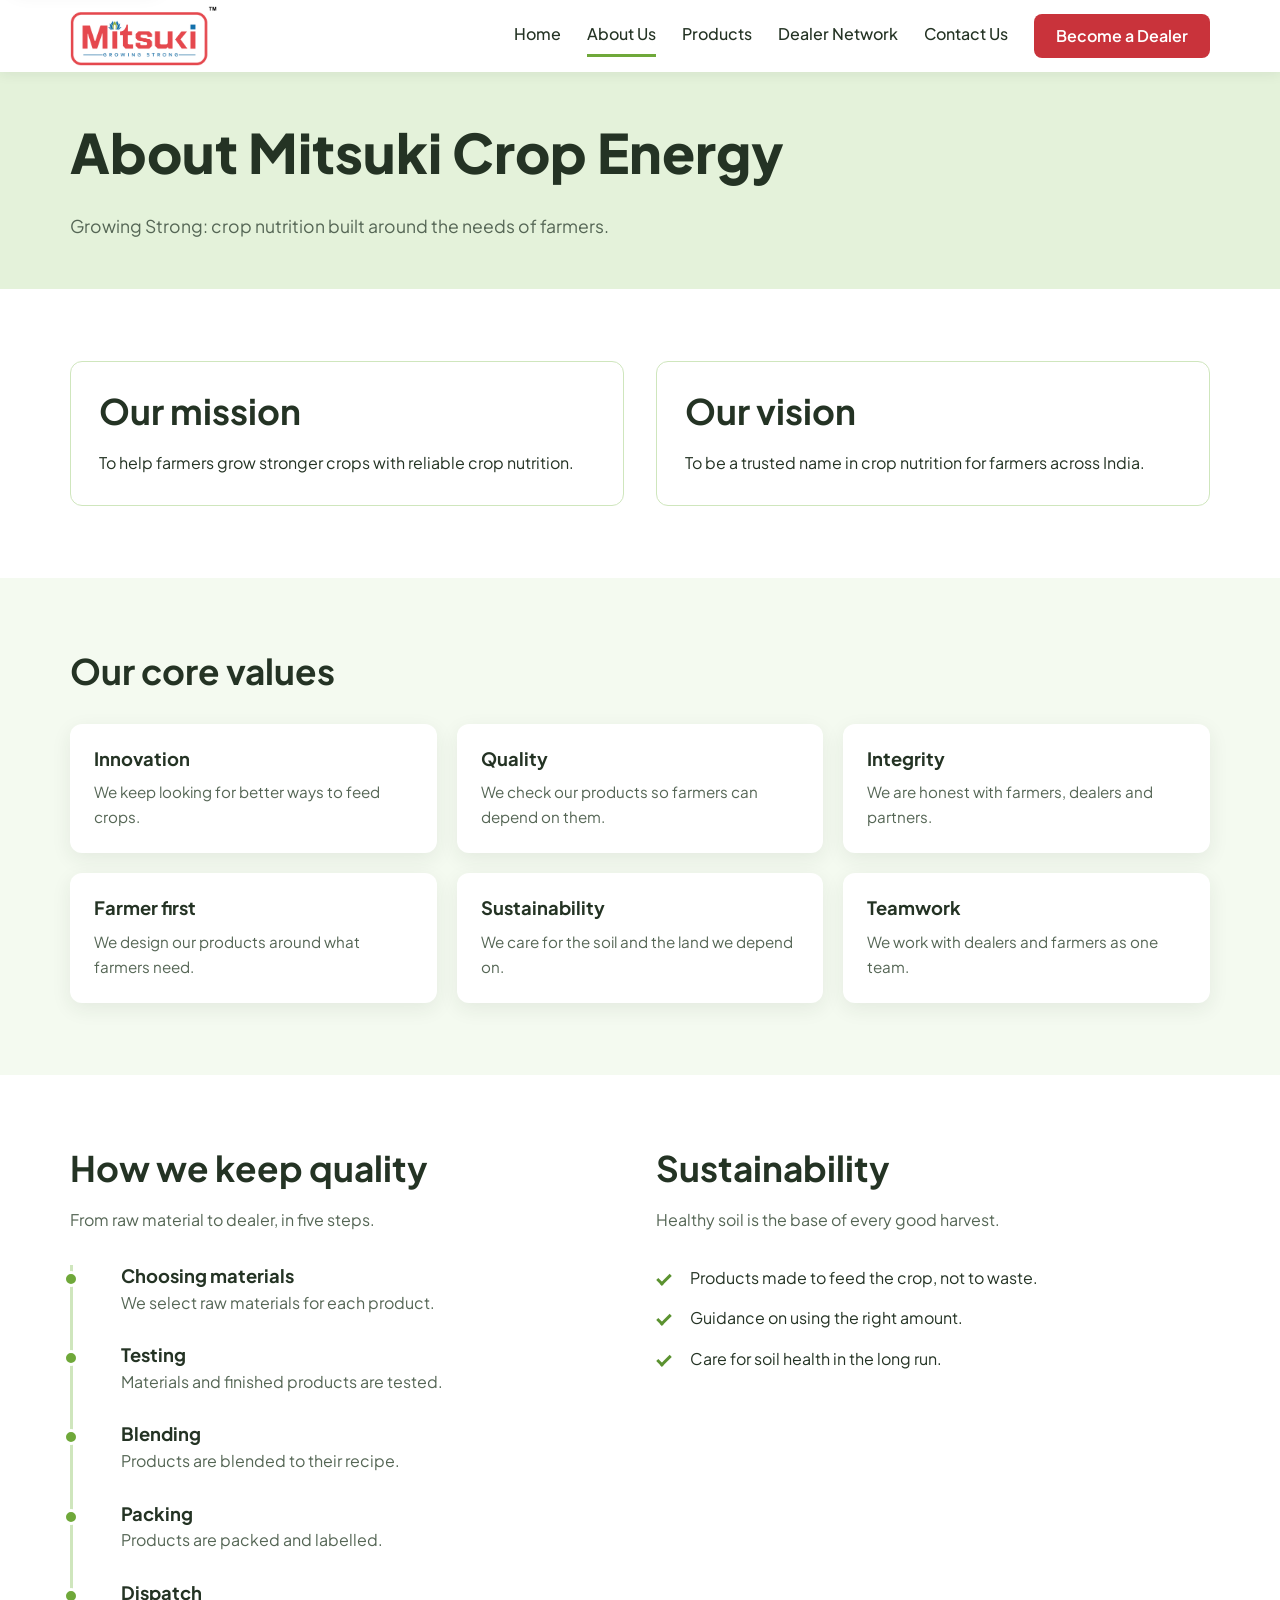
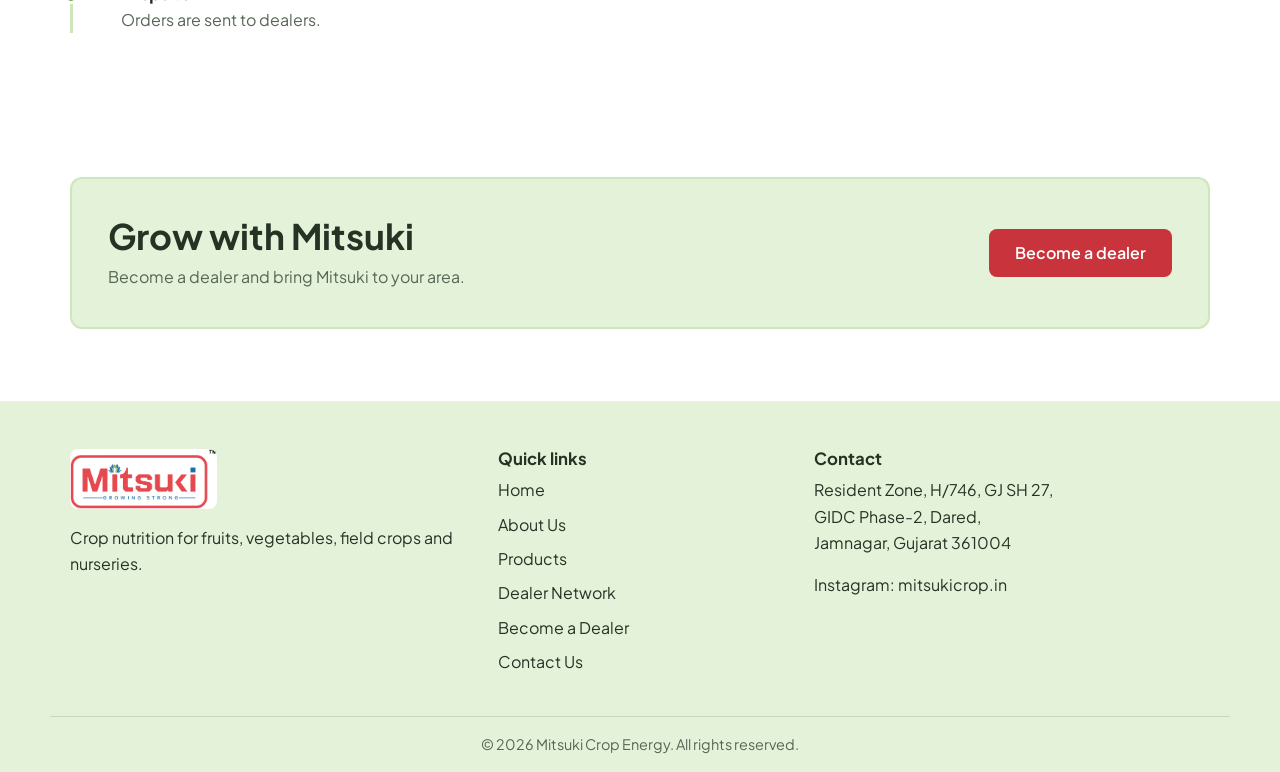
<file: about.html>
<!DOCTYPE html>
<html lang="en">
<head>
  <meta charset="UTF-8">
  <meta name="viewport" content="width=device-width, initial-scale=1">
  <title>About Us - Mitsuki Crop Energy</title>
  <meta name="description" content="Learn about Mitsuki Crop Energy: our mission, values, quality process and sustainability.">
  <meta name="theme-color" content="#e4f2da">
  <meta property="og:title" content="About Us - Mitsuki Crop Energy">
  <meta property="og:description" content="Learn about Mitsuki Crop Energy: our mission, values, quality process and sustainability.">
  <link rel="icon" href="favicon.svg" type="image/svg+xml">

  <link rel="preconnect" href="https://fonts.googleapis.com">
  <link rel="preconnect" href="https://fonts.gstatic.com" crossorigin>
  <link rel="stylesheet" href="https://fonts.googleapis.com/css2?family=Plus+Jakarta+Sans:wght@400;500;600;700;800&amp;display=swap">

  <link rel="stylesheet" href="css/base.css">
  <link rel="stylesheet" href="css/components/header.css">
  <link rel="stylesheet" href="css/components/footer.css">
  <link rel="stylesheet" href="css/components/sections.css">

  <script src="js/components/site-header.js" defer></script>
  <script src="js/components/site-footer.js" defer></script>
</head>
<body>
  <a class="skip-link" href="#main">Skip to content</a>
  <site-header></site-header>

  <main id="main">
    <section class="page-hero">
      <div class="container">
        <h1>About Mitsuki Crop Energy</h1>
        <p>Growing Strong: crop nutrition built around the needs of farmers.</p>
      </div>
    </section>

    <section class="section">
      <div class="container split">
        <div class="panel">
          <h2>Our mission</h2>
          <p>To help farmers grow stronger crops with reliable crop nutrition.</p>
        </div>
        <div class="panel">
          <h2>Our vision</h2>
          <p>To be a trusted name in crop nutrition for farmers across India.</p>
        </div>
      </div>
    </section>

    <section class="section section-light">
      <div class="container">
        <div class="section-head"><h2>Our core values</h2></div>
        <div class="values">
          <div class="value"><h3>Innovation</h3><p>We keep looking for better ways to feed crops.</p></div>
          <div class="value"><h3>Quality</h3><p>We check our products so farmers can depend on them.</p></div>
          <div class="value"><h3>Integrity</h3><p>We are honest with farmers, dealers and partners.</p></div>
          <div class="value"><h3>Farmer first</h3><p>We design our products around what farmers need.</p></div>
          <div class="value"><h3>Sustainability</h3><p>We care for the soil and the land we depend on.</p></div>
          <div class="value"><h3>Teamwork</h3><p>We work with dealers and farmers as one team.</p></div>
        </div>
      </div>
    </section>

    <section class="section">
      <div class="container split">
        <div>
          <div class="section-head">
            <h2>How we keep quality</h2>
            <p>From raw material to dealer, in five steps.</p>
          </div>
          <ol class="timeline">
          <li><h3>Choosing materials</h3><p>We select raw materials for each product.</p></li>
          <li><h3>Testing</h3><p>Materials and finished products are tested.</p></li>
          <li><h3>Blending</h3><p>Products are blended to their recipe.</p></li>
          <li><h3>Packing</h3><p>Products are packed and labelled.</p></li>
          <li><h3>Dispatch</h3><p>Orders are sent to dealers.</p></li>
          </ol>
        </div>
        <div>
          <div class="section-head">
            <h2>Sustainability</h2>
            <p>Healthy soil is the base of every good harvest.</p>
          </div>
          <ul class="tick-list">
            <li>Products made to feed the crop, not to waste.</li>
            <li>Guidance on using the right amount.</li>
            <li>Care for soil health in the long run.</li>
          </ul>
        </div>
      </div>
    </section>

    <section class="section">
      <div class="container">
        <div class="cta-banner">
          <div>
            <h2>Grow with Mitsuki</h2>
            <p>Become a dealer and bring Mitsuki to your area.</p>
          </div>
          <a class="btn btn-cta" href="become-a-dealer.html">Become a dealer</a>
        </div>
      </div>
    </section>
  </main>

  <site-footer></site-footer>
</body>
</html>
</file>
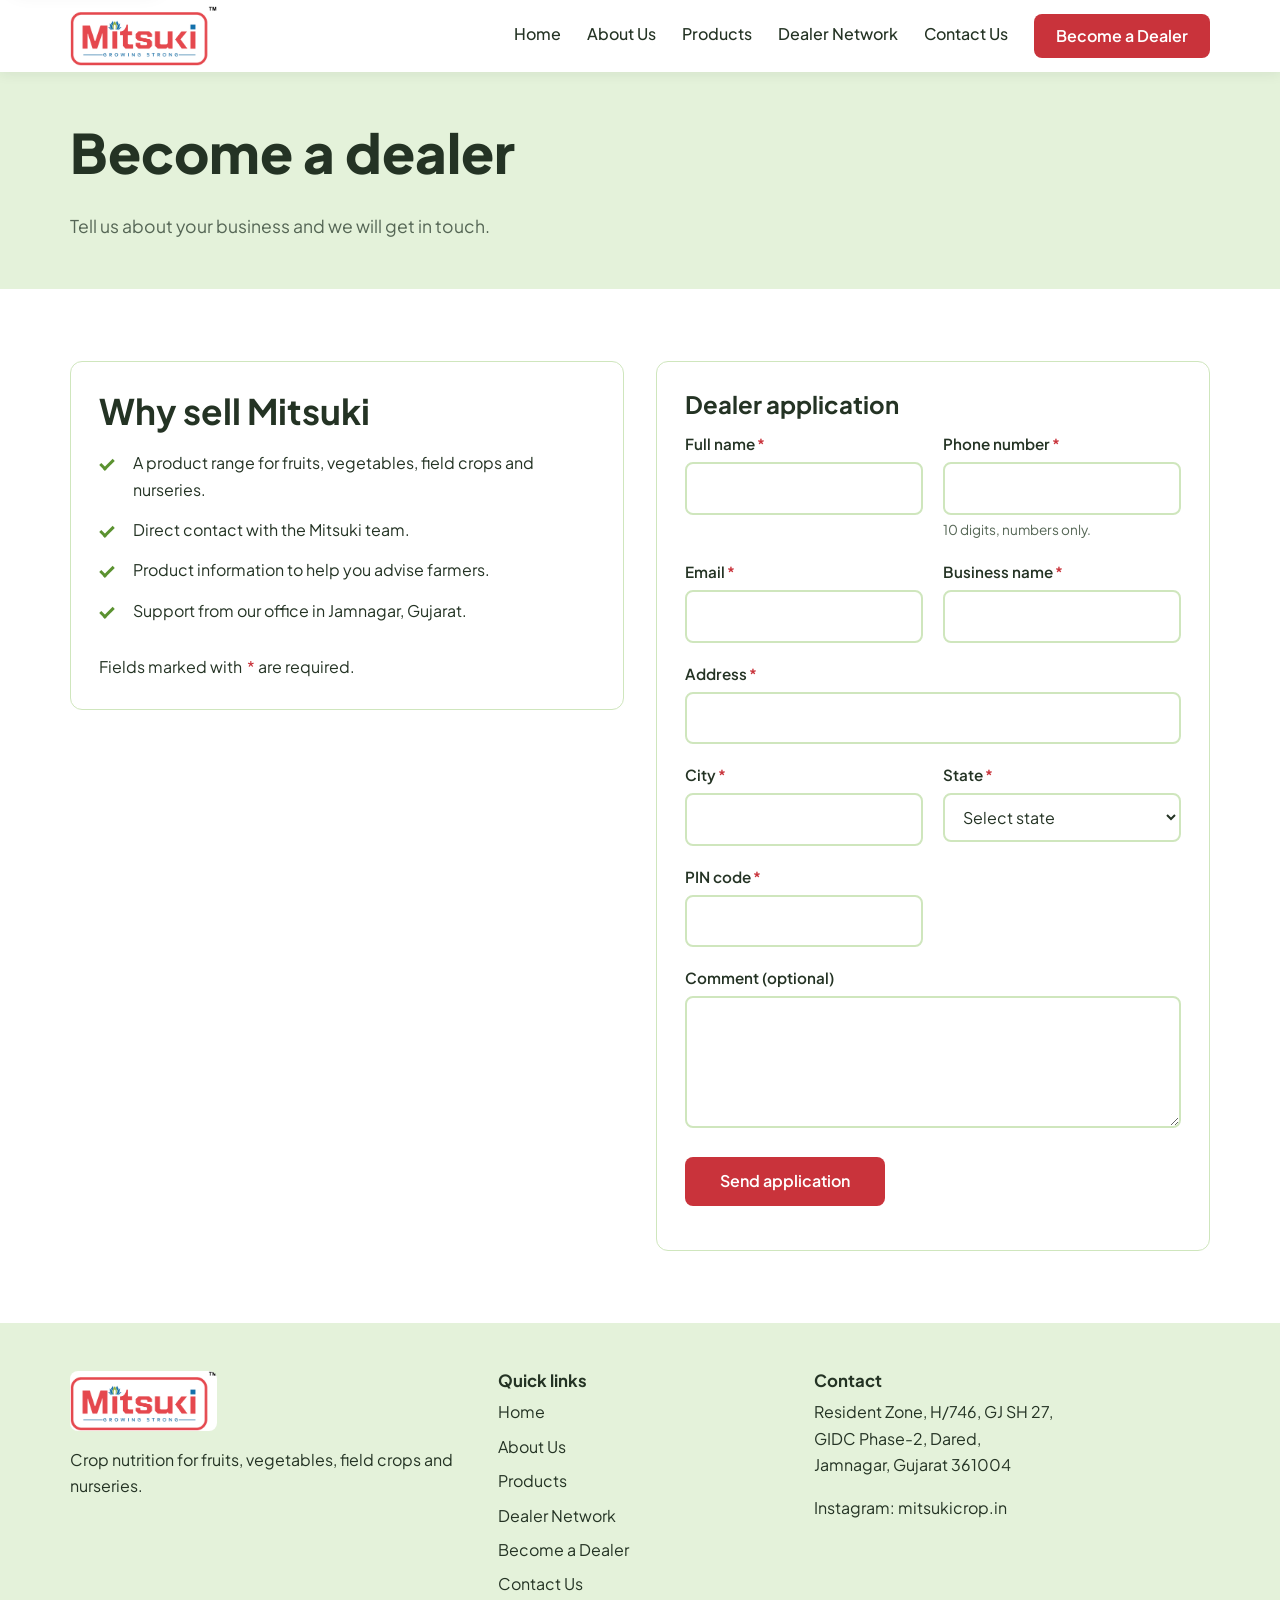
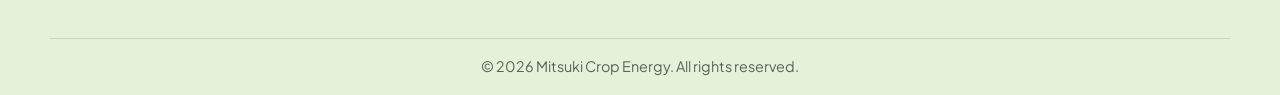
<file: become-a-dealer.html>
<!DOCTYPE html>
<html lang="en">
<head>
  <meta charset="UTF-8">
  <meta name="viewport" content="width=device-width, initial-scale=1">
  <title>Become a Dealer - Mitsuki Crop Energy</title>
  <meta name="description" content="Apply to become a Mitsuki dealer. Share your business details and we will contact you.">
  <meta name="theme-color" content="#e4f2da">
  <meta property="og:title" content="Become a Dealer - Mitsuki Crop Energy">
  <meta property="og:description" content="Apply to become a Mitsuki dealer. Share your business details and we will contact you.">
  <link rel="icon" href="favicon.svg" type="image/svg+xml">

  <link rel="preconnect" href="https://fonts.googleapis.com">
  <link rel="preconnect" href="https://fonts.gstatic.com" crossorigin>
  <link rel="stylesheet" href="https://fonts.googleapis.com/css2?family=Plus+Jakarta+Sans:wght@400;500;600;700;800&amp;display=swap">

  <link rel="stylesheet" href="css/base.css">
  <link rel="stylesheet" href="css/components/header.css">
  <link rel="stylesheet" href="css/components/footer.css">
  <link rel="stylesheet" href="css/components/sections.css">
  <link rel="stylesheet" href="css/components/forms.css">

  <script src="js/config.js" defer></script>
  <script src="js/utils.js" defer></script>
  <script src="js/data/states.js" defer></script>
  <script src="js/components/site-header.js" defer></script>
  <script src="js/components/site-footer.js" defer></script>
  <script src="js/forms.js" defer></script>
</head>
<body>
  <a class="skip-link" href="#main">Skip to content</a>
  <site-header></site-header>

  <main id="main">
    <section class="page-hero">
      <div class="container">
        <h1>Become a dealer</h1>
        <p>Tell us about your business and we will get in touch.</p>
      </div>
    </section>

    <section class="section">
      <div class="container split">
        <div class="panel">
          <h2>Why sell Mitsuki</h2>
          <ul class="tick-list">
            <li>A product range for fruits, vegetables, field crops and nurseries.</li>
            <li>Direct contact with the Mitsuki team.</li>
            <li>Product information to help you advise farmers.</li>
            <li>Support from our office in Jamnagar, Gujarat.</li>
          </ul>
          <p>Fields marked with <span class="req">*</span> are required.</p>
        </div>

        <form class="form-card" data-form="dealer" action="#">
          <h2>Dealer application</h2>
          <div class="form-grid">
        <div class="field">
          <label for="full_name">Full name<span class="req" aria-hidden="true">*</span></label>
          <input id="full_name" name="full_name" required type="text" autocomplete="name" data-msg-required="Enter your full name.">
        </div>
        <div class="field">
          <label for="phone">Phone number<span class="req" aria-hidden="true">*</span></label>
          <input id="phone" name="phone" required type="tel" inputmode="numeric" maxlength="10" pattern="[0-9]{10}" autocomplete="tel-national" data-digits data-msg-required="Enter your 10-digit phone number." data-msg-invalid="Phone number must be exactly 10 digits.">
          <p class="hint">10 digits, numbers only.</p>
        </div>
        <div class="field">
          <label for="email">Email<span class="req" aria-hidden="true">*</span></label>
          <input id="email" name="email" required type="email" autocomplete="email" data-msg-required="Enter your email address." data-msg-invalid="Enter a valid email address.">
        </div>
        <div class="field">
          <label for="business_name">Business name<span class="req" aria-hidden="true">*</span></label>
          <input id="business_name" name="business_name" required type="text" autocomplete="organization" data-msg-required="Enter your business name.">
        </div>
        <div class="field field-wide">
          <label for="address">Address<span class="req" aria-hidden="true">*</span></label>
          <input id="address" name="address" required type="text" autocomplete="street-address" data-msg-required="Enter your business address.">
        </div>
        <div class="field">
          <label for="city">City<span class="req" aria-hidden="true">*</span></label>
          <input id="city" name="city" required type="text" autocomplete="address-level2" data-msg-required="Enter your city.">
        </div>
        <div class="field">
          <label for="state">State<span class="req" aria-hidden="true">*</span></label>
          <select id="state" name="state" required data-states autocomplete="address-level1" data-msg-required="Select your state."></select>
        </div>
        <div class="field">
          <label for="pin">PIN code<span class="req" aria-hidden="true">*</span></label>
          <input id="pin" name="pin" required type="text" inputmode="numeric" maxlength="6" pattern="[0-9]{6}" autocomplete="postal-code" data-digits data-msg-required="Enter your 6-digit PIN code." data-msg-invalid="PIN code must be exactly 6 digits.">
        </div>
        <div class="field field-wide">
          <label for="comment">Comment (optional)</label>
          <textarea id="comment" name="comment" rows="4"></textarea>
        </div>
          </div>
          <div class="form-actions">
            <button class="btn btn-cta" type="submit">Send application</button>
          </div>
          <div class="form-status" role="status" aria-live="polite"></div>
        </form>
      </div>
    </section>
  </main>

  <site-footer></site-footer>
</body>
</html>
</file>
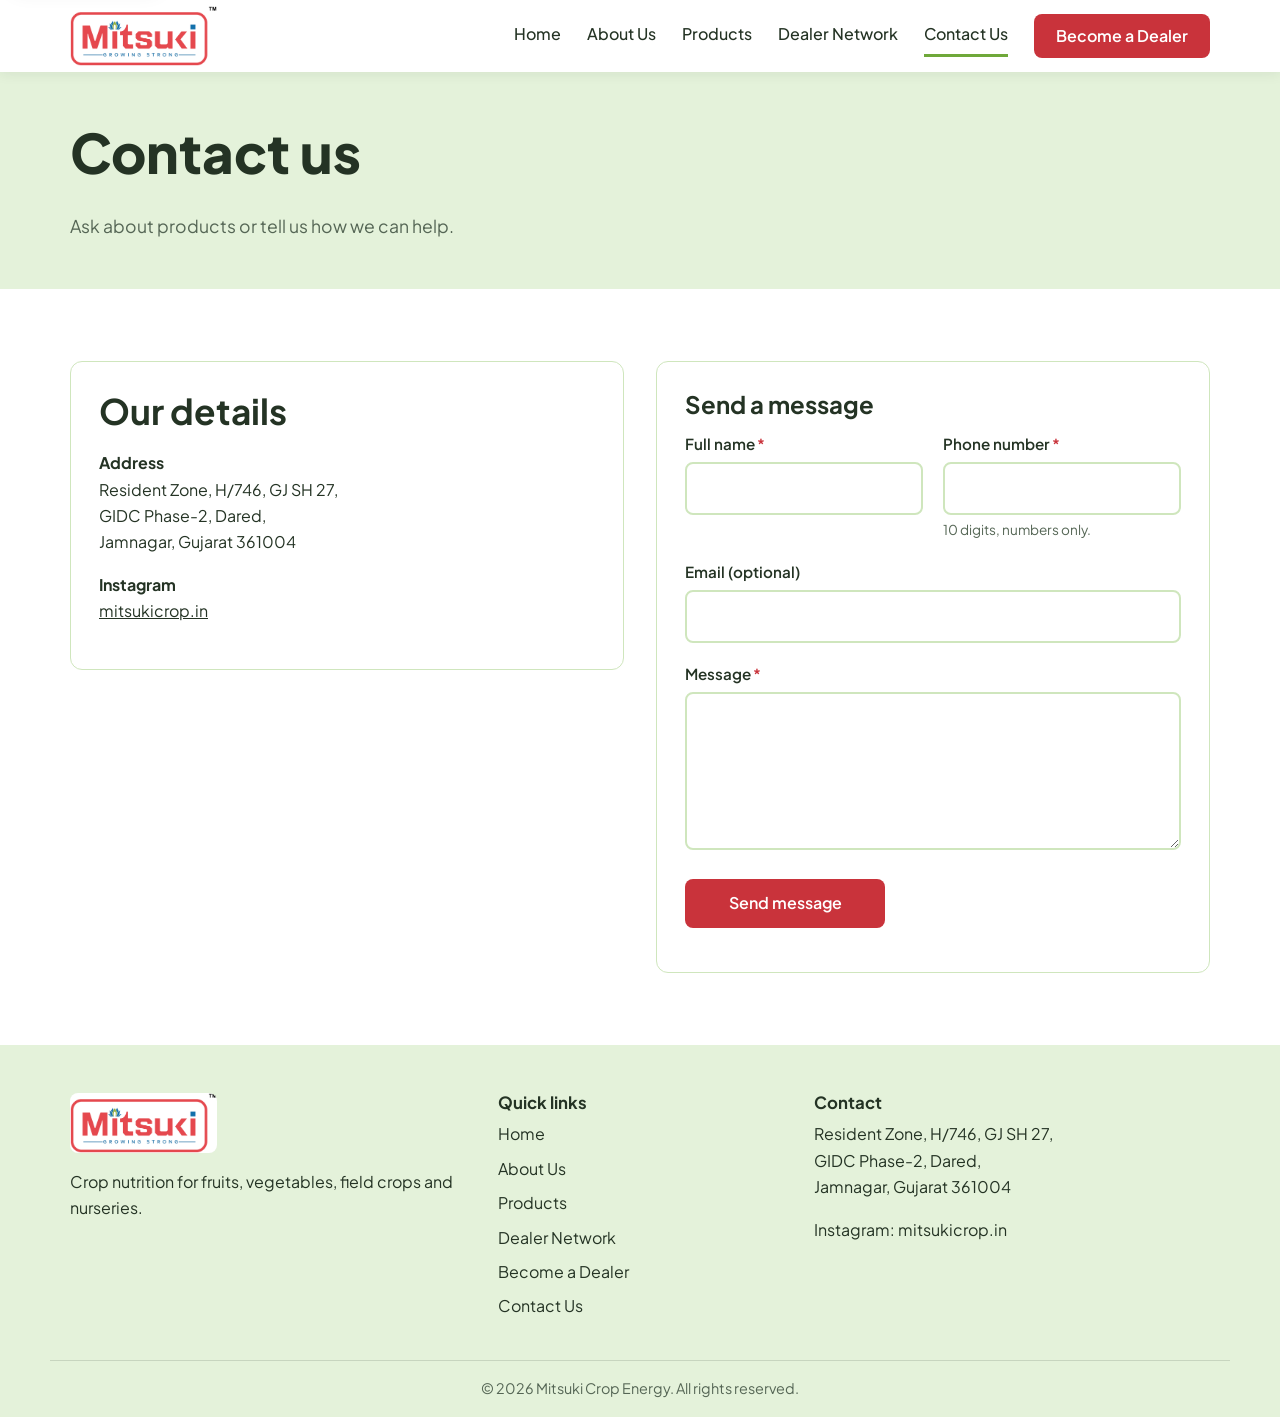
<file: contact.html>
<!DOCTYPE html>
<html lang="en">
<head>
  <meta charset="UTF-8">
  <meta name="viewport" content="width=device-width, initial-scale=1">
  <title>Contact Us - Mitsuki Crop Energy</title>
  <meta name="description" content="Contact Mitsuki Crop Energy in Jamnagar, Gujarat.">
  <meta name="theme-color" content="#e4f2da">
  <meta property="og:title" content="Contact Us - Mitsuki Crop Energy">
  <meta property="og:description" content="Contact Mitsuki Crop Energy in Jamnagar, Gujarat.">
  <link rel="icon" href="favicon.svg" type="image/svg+xml">

  <link rel="preconnect" href="https://fonts.googleapis.com">
  <link rel="preconnect" href="https://fonts.gstatic.com" crossorigin>
  <link rel="stylesheet" href="https://fonts.googleapis.com/css2?family=Plus+Jakarta+Sans:wght@400;500;600;700;800&amp;display=swap">

  <link rel="stylesheet" href="css/base.css">
  <link rel="stylesheet" href="css/components/header.css">
  <link rel="stylesheet" href="css/components/footer.css">
  <link rel="stylesheet" href="css/components/sections.css">
  <link rel="stylesheet" href="css/components/forms.css">

  <script src="js/config.js" defer></script>
  <script src="js/utils.js" defer></script>
  <script src="js/components/site-header.js" defer></script>
  <script src="js/components/site-footer.js" defer></script>
  <script src="js/forms.js" defer></script>
</head>
<body>
  <a class="skip-link" href="#main">Skip to content</a>
  <site-header></site-header>

  <main id="main">
    <section class="page-hero">
      <div class="container">
        <h1>Contact us</h1>
        <p>Ask about products or tell us how we can help.</p>
      </div>
    </section>

    <section class="section">
      <div class="container split">
        <div class="panel">
          <h2>Our details</h2>
          <ul class="contact-list">
            <li><strong>Address</strong><address>Resident Zone, H/746, GJ SH 27,<br>GIDC Phase-2, Dared,<br>Jamnagar, Gujarat 361004</address></li>
            <li><strong>Instagram</strong><a href="https://www.instagram.com/mitsukicrop.in" target="_blank" rel="noopener">mitsukicrop.in</a></li>
          </ul>
        </div>

        <form class="form-card" data-form="contact" action="#">
          <h2>Send a message</h2>
          <div class="form-grid">
        <div class="field">
          <label for="full_name">Full name<span class="req" aria-hidden="true">*</span></label>
          <input id="full_name" name="full_name" required type="text" autocomplete="name" data-msg-required="Enter your name.">
        </div>
        <div class="field">
          <label for="phone">Phone number<span class="req" aria-hidden="true">*</span></label>
          <input id="phone" name="phone" required type="tel" inputmode="numeric" maxlength="10" pattern="[0-9]{10}" autocomplete="tel-national" data-digits data-msg-required="Enter your 10-digit phone number." data-msg-invalid="Phone number must be exactly 10 digits.">
          <p class="hint">10 digits, numbers only.</p>
        </div>
        <div class="field field-wide">
          <label for="email">Email (optional)</label>
          <input id="email" name="email" type="email" autocomplete="email" data-msg-invalid="Enter a valid email address.">
        </div>
        <div class="field field-wide">
          <label for="message">Message<span class="req" aria-hidden="true">*</span></label>
          <textarea id="message" name="message" required rows="5" data-msg-required="Write your message."></textarea>
        </div>
          </div>
          <div class="form-actions">
            <button class="btn btn-cta" type="submit">Send message</button>
          </div>
          <div class="form-status" role="status" aria-live="polite"></div>
        </form>
      </div>
    </section>
  </main>

  <site-footer></site-footer>
</body>
</html>
</file>
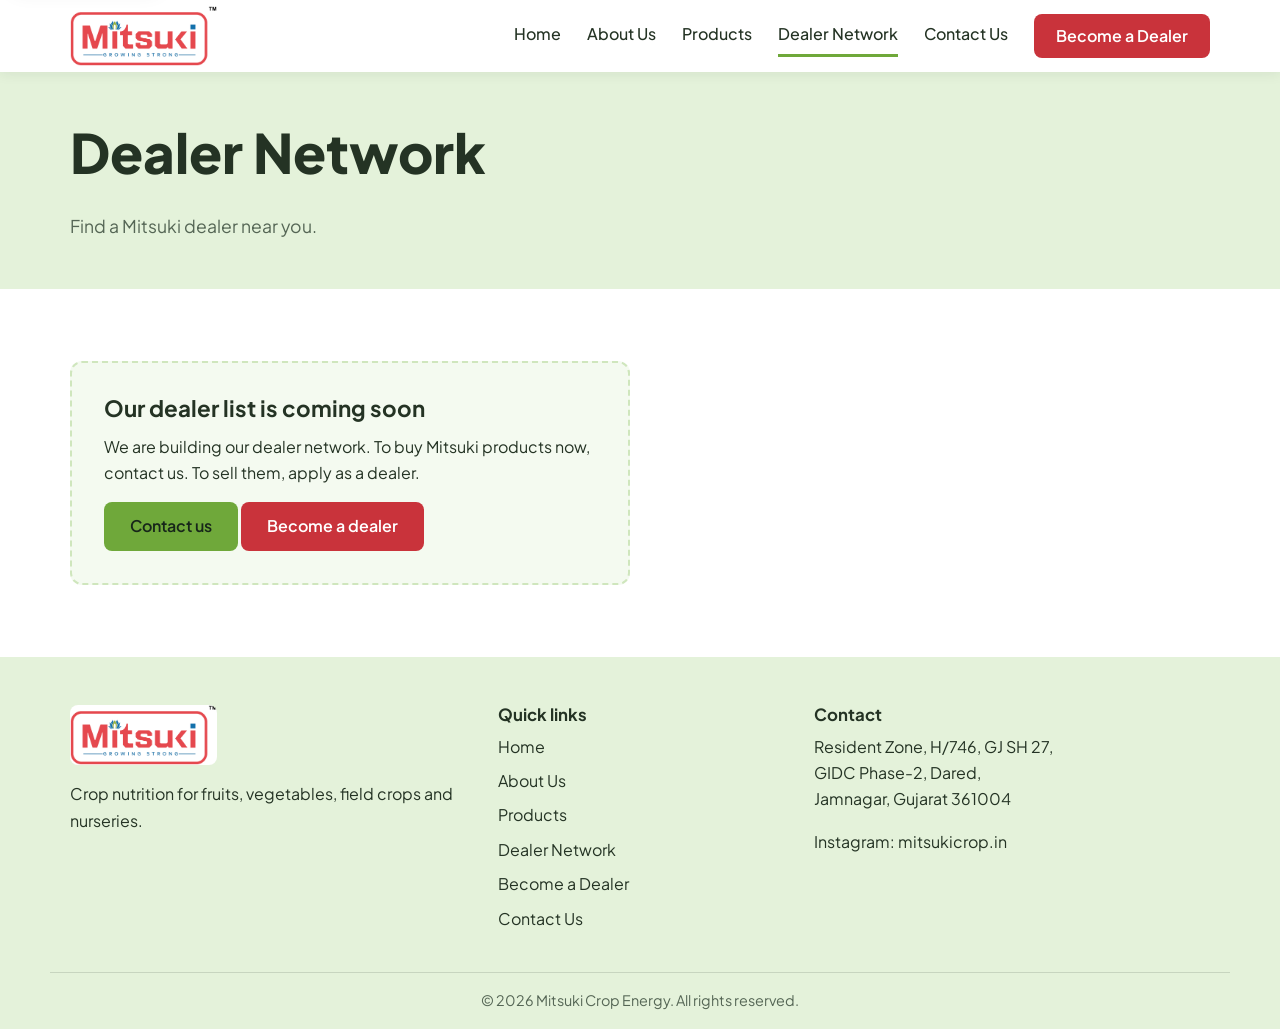
<file: dealer-network.html>
<!DOCTYPE html>
<html lang="en">
<head>
  <meta charset="UTF-8">
  <meta name="viewport" content="width=device-width, initial-scale=1">
  <title>Dealer Network - Mitsuki Crop Energy</title>
  <meta name="description" content="Find a Mitsuki dealer near you.">
  <meta name="theme-color" content="#e4f2da">
  <meta property="og:title" content="Dealer Network - Mitsuki Crop Energy">
  <meta property="og:description" content="Find a Mitsuki dealer near you.">
  <link rel="icon" href="favicon.svg" type="image/svg+xml">

  <link rel="preconnect" href="https://fonts.googleapis.com">
  <link rel="preconnect" href="https://fonts.gstatic.com" crossorigin>
  <link rel="stylesheet" href="https://fonts.googleapis.com/css2?family=Plus+Jakarta+Sans:wght@400;500;600;700;800&amp;display=swap">

  <link rel="stylesheet" href="css/base.css">
  <link rel="stylesheet" href="css/components/header.css">
  <link rel="stylesheet" href="css/components/footer.css">
  <link rel="stylesheet" href="css/components/sections.css">
  <link rel="stylesheet" href="css/components/forms.css">

  <script src="js/utils.js" defer></script>
  <script src="js/data/dealers.js" defer></script>
  <script src="js/components/site-header.js" defer></script>
  <script src="js/components/site-footer.js" defer></script>
  <script src="js/dealer-network.js" defer></script>
</head>
<body>
  <a class="skip-link" href="#main">Skip to content</a>
  <site-header></site-header>

  <main id="main">
    <section class="page-hero">
      <div class="container">
        <h1>Dealer Network</h1>
        <p>Find a Mitsuki dealer near you.</p>
      </div>
    </section>

    <section class="section">
      <div class="container">
        <div class="dealer-filter field" id="dealer-filter" hidden>
          <label for="state-filter">State</label>
          <select id="state-filter"></select>
        </div>
        <div class="dealer-list" id="dealer-list"></div>
        <div class="empty-state" id="dealer-empty" hidden>
          <h2>Our dealer list is coming soon</h2>
          <p>We are building our dealer network. To buy Mitsuki products now, contact us. To sell them, apply as a dealer.</p>
          <a class="btn btn-primary" href="contact.html">Contact us</a>
          <a class="btn btn-cta" href="become-a-dealer.html">Become a dealer</a>
        </div>
      </div>
    </section>
  </main>

  <site-footer></site-footer>
</body>
</html>
</file>
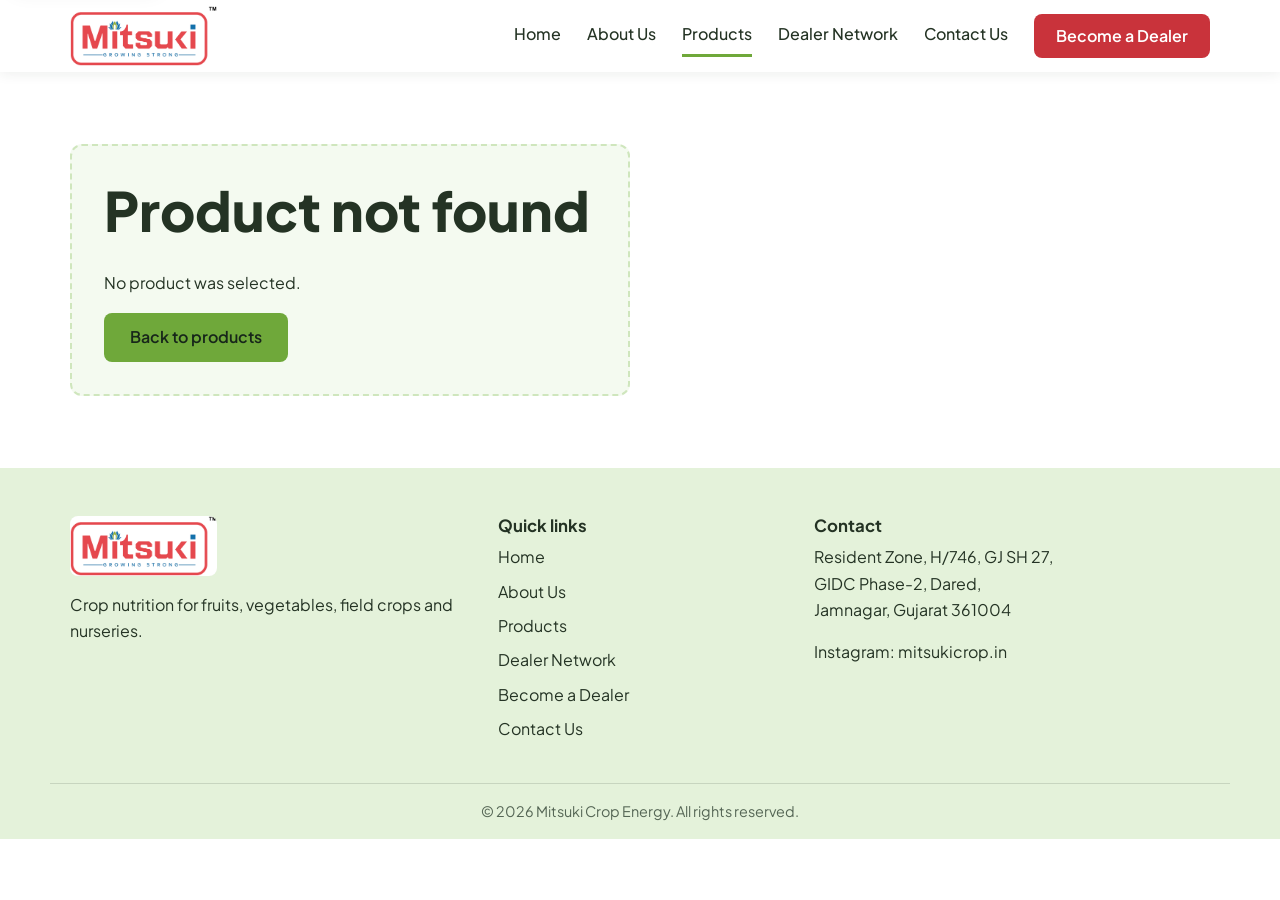
<file: product.html>
<!DOCTYPE html>
<html lang="en">
<head>
  <meta charset="UTF-8">
  <meta name="viewport" content="width=device-width, initial-scale=1">
  <title>Product - Mitsuki Crop Energy</title>
  <meta name="description" content="Mitsuki product details.">
  <meta name="theme-color" content="#e4f2da">
  <meta property="og:title" content="Products - Mitsuki Crop Energy">
  <meta property="og:description" content="Mitsuki product details.">
  <link rel="icon" href="favicon.svg" type="image/svg+xml">

  <link rel="preconnect" href="https://fonts.googleapis.com">
  <link rel="preconnect" href="https://fonts.gstatic.com" crossorigin>
  <link rel="stylesheet" href="https://fonts.googleapis.com/css2?family=Plus+Jakarta+Sans:wght@400;500;600;700;800&amp;display=swap">

  <link rel="stylesheet" href="css/base.css">
  <link rel="stylesheet" href="css/components/header.css">
  <link rel="stylesheet" href="css/components/footer.css">
  <link rel="stylesheet" href="css/components/cards.css">
  <link rel="stylesheet" href="css/components/carousel.css">
  <link rel="stylesheet" href="css/components/sections.css">
  <link rel="stylesheet" href="css/components/product-detail.css">

  <script src="js/utils.js" defer></script>
  <script src="js/data/crops.js" defer></script>
  <script src="js/data/products-loader.js" defer></script>
  <script src="js/components/site-header.js" defer></script>
  <script src="js/components/site-footer.js" defer></script>
  <script src="js/components/product-card.js" defer></script>
  <script src="js/product-page.js" defer></script>
</head>
<body>
  <a class="skip-link" href="#main">Skip to content</a>
  <site-header></site-header>

  <main id="main">
    <section class="section">
      <div class="container" id="product-root" aria-live="polite">
        <p>Loading product...</p>
      </div>
    </section>
  </main>

  <site-footer></site-footer>
</body>
</html>
</file>
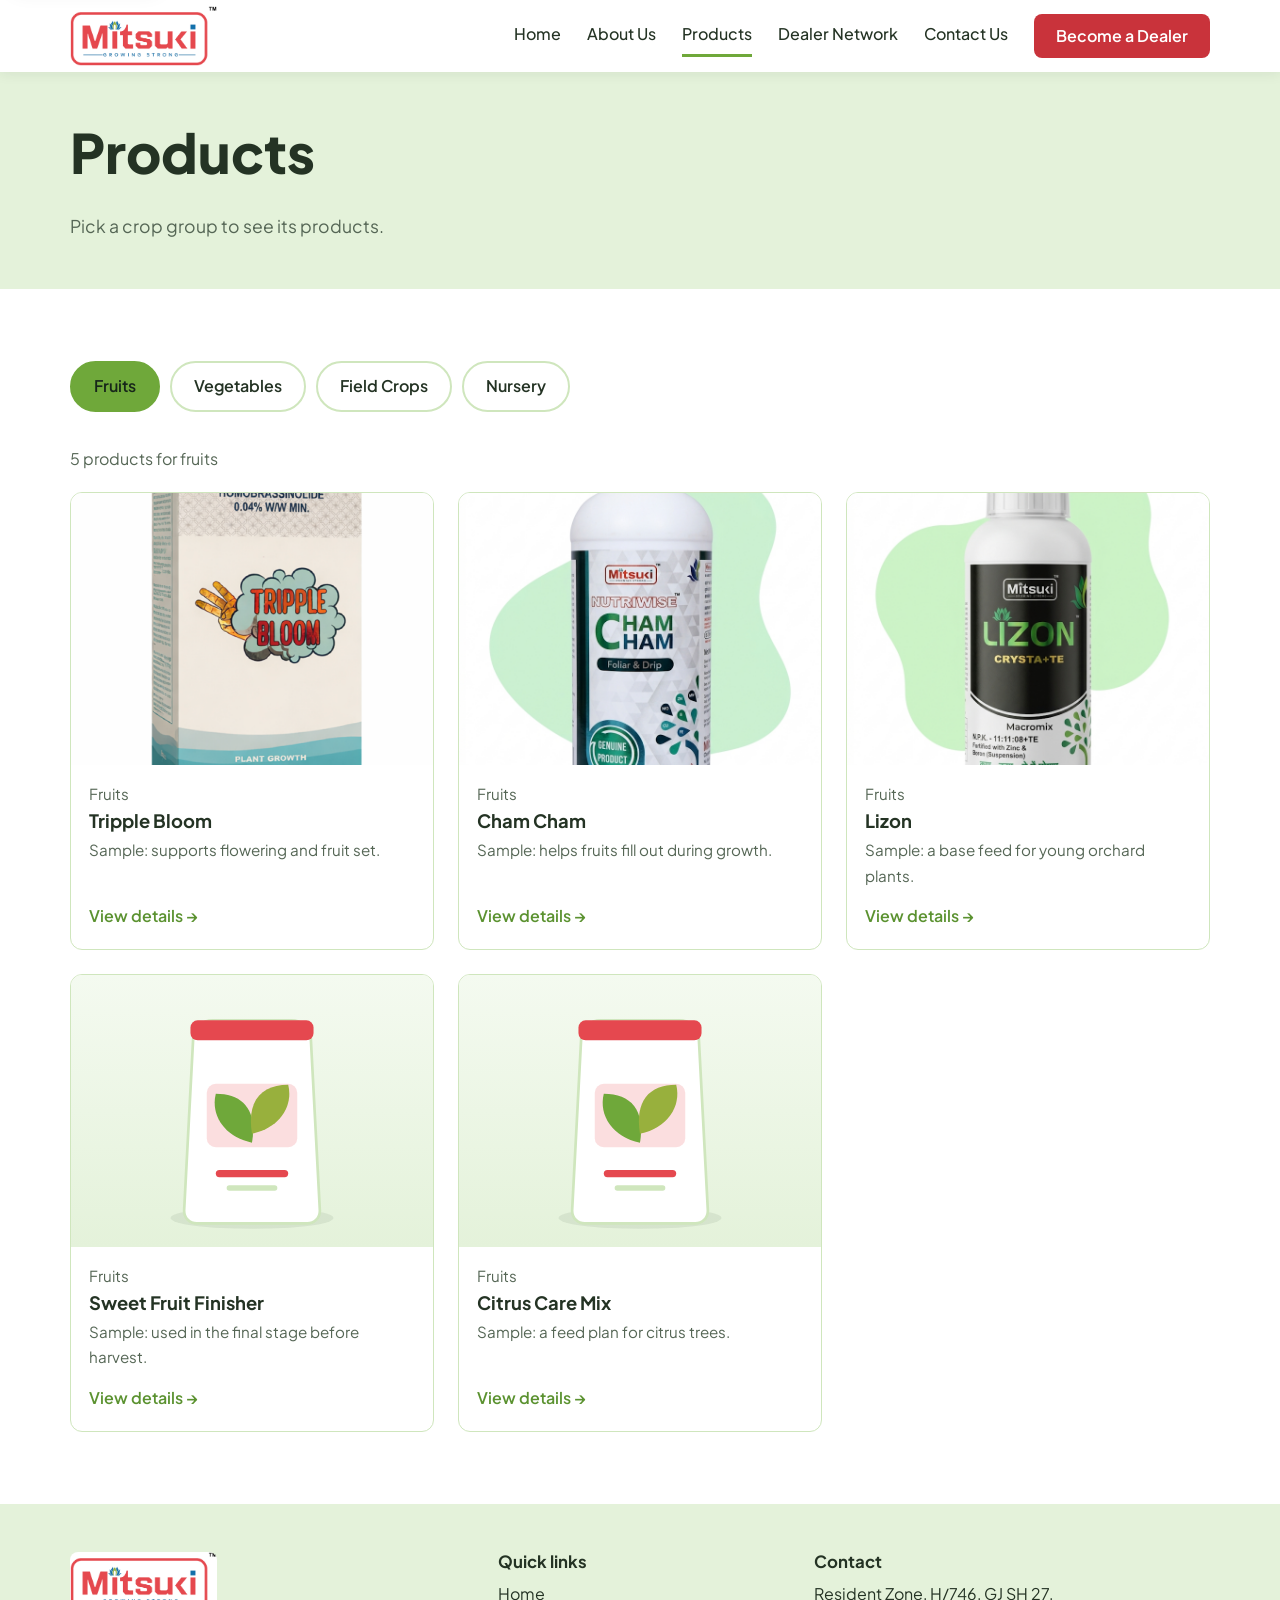
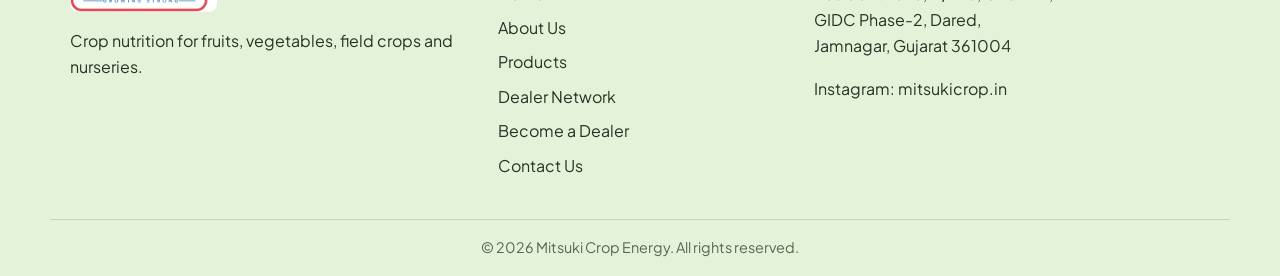
<file: products.html>
<!DOCTYPE html>
<html lang="en">
<head>
  <meta charset="UTF-8">
  <meta name="viewport" content="width=device-width, initial-scale=1">
  <title>Products - Mitsuki Crop Energy</title>
  <meta name="description" content="Mitsuki products for fruits, vegetables, field crops and nursery plants.">
  <meta name="theme-color" content="#e4f2da">
  <meta property="og:title" content="Products - Mitsuki Crop Energy">
  <meta property="og:description" content="Mitsuki products for fruits, vegetables, field crops and nursery plants.">
  <link rel="icon" href="favicon.svg" type="image/svg+xml">

  <link rel="preconnect" href="https://fonts.googleapis.com">
  <link rel="preconnect" href="https://fonts.gstatic.com" crossorigin>
  <link rel="stylesheet" href="https://fonts.googleapis.com/css2?family=Plus+Jakarta+Sans:wght@400;500;600;700;800&amp;display=swap">

  <link rel="stylesheet" href="css/base.css">
  <link rel="stylesheet" href="css/components/header.css">
  <link rel="stylesheet" href="css/components/footer.css">
  <link rel="stylesheet" href="css/components/cards.css">
  <link rel="stylesheet" href="css/components/sections.css">

  <script src="js/utils.js" defer></script>
  <script src="js/data/crops.js" defer></script>
  <script src="js/data/products-loader.js" defer></script>
  <script src="js/components/site-header.js" defer></script>
  <script src="js/components/site-footer.js" defer></script>
  <script src="js/components/product-card.js" defer></script>
  <script src="js/products-page.js" defer></script>
</head>
<body>
  <a class="skip-link" href="#main">Skip to content</a>
  <site-header></site-header>

  <main id="main">
    <section class="page-hero">
      <div class="container">
        <h1>Products</h1>
        <p>Pick a crop group to see its products.</p>
      </div>
    </section>

    <section class="section">
      <div class="container">
        <div class="tabs" id="product-tabs" role="group" aria-label="Crop groups"></div>
        <p class="results-note" id="product-note" aria-live="polite"></p>
        <div class="product-grid" id="product-grid"></div>
      </div>
    </section>
  </main>

  <site-footer></site-footer>
</body>
</html>
</file>
<file: css/base.css>
/* ==========================================================
   base.css - design tokens, reset, typography, buttons
   ========================================================== */
:root {
  /* Colours (light green + white palette, red/blue taken from the logo) */
  --white: #ffffff;
  --green-50: #f4faf0;
  --green-100: #e4f2da;
  --green-200: #cfe6bd;
  --green-500: #6fa83a;
  --green-600: #5b9230;
  --text: #243324;
  --text-muted: #556655;
  --red: #c9333b;
  --red-hover: #b02b32;
  --error: #b3261e;

  /* Shape and layout */
  --radius: 12px;
  --radius-sm: 8px;
  --shadow: 0 6px 20px rgba(36, 51, 36, 0.08);
  --shadow-hover: 0 10px 28px rgba(36, 51, 36, 0.14);
  --header-h: 72px;
  --container: 1180px;

  --font: "Plus Jakarta Sans", "Segoe UI", Roboto, Arial, sans-serif;
}

*, *::before, *::after { box-sizing: border-box; }

html {
  scroll-padding-top: calc(var(--header-h) + 12px); /* anchors clear the sticky header */
  -webkit-text-size-adjust: 100%;
}

body {
  margin: 0;
  font-family: var(--font);
  font-size: 1rem;
  line-height: 1.65;
  color: var(--text);
  background: var(--white);
}

[hidden] { display: none !important; }
img, video, svg { max-width: 100%; height: auto; display: block; }
a { color: inherit; }
h1, h2, h3 { line-height: 1.2; margin: 0 0 0.5em; font-weight: 700; }
h1 { font-size: clamp(2.2rem, 5vw, 3.4rem); font-weight: 800; }
h2 { font-size: clamp(1.6rem, 3.5vw, 2.2rem); }
h3 { font-size: 1.15rem; }
p { margin: 0 0 1em; }

:focus-visible { outline: 3px solid var(--green-600); outline-offset: 2px; }

/* Accessibility helpers */
.skip-link {
  position: absolute;
  left: 12px;
  top: -60px;
  z-index: 2000;
  padding: 10px 16px;
  background: var(--white);
  border-radius: var(--radius-sm);
  box-shadow: var(--shadow);
}
.skip-link:focus { top: 12px; }

/* Layout */
.container {
  width: 100%;
  max-width: var(--container);
  margin: 0 auto;
  padding: 0 20px;
}
.section { padding: 72px 0; }
.section-light { background: var(--green-50); }
.section-green { background: var(--green-100); }
.section-head { max-width: 640px; margin-bottom: 32px; }
.section-head p { color: var(--text-muted); margin: 0; }
.lead { font-size: 1.15rem; color: var(--text-muted); }

@media (max-width: 768px) {
  .section { padding: 48px 0; }
}

/* Buttons */
.btn {
  display: inline-block;
  padding: 12px 24px;
  border: 2px solid transparent;
  border-radius: var(--radius-sm);
  font: inherit;
  font-weight: 600;
  line-height: 1.3;
  text-align: center;
  text-decoration: none;
  cursor: pointer;
  transition: background-color 0.2s, border-color 0.2s;
}
.btn-primary { background: var(--green-500); color: #17261a; }
.btn-primary:hover { background: var(--green-600); color: #fff; }
.btn-cta { background: var(--red); color: #fff; }
.btn-cta:hover { background: var(--red-hover); }
.btn-outline { border-color: var(--green-500); background: transparent; color: var(--text); }
.btn-outline:hover { background: var(--green-100); }
.btn[disabled] { opacity: 0.6; cursor: not-allowed; }

@media (prefers-reduced-motion: reduce) {
  * { transition: none !important; scroll-behavior: auto !important; }
}
</file>
<file: css/components/header.css>
/* header.css - sticky header, desktop nav, mobile menu */
site-header {
  display: block;
  position: sticky;
  top: 0;
  z-index: 1000;
  background: var(--white);
  box-shadow: 0 2px 12px rgba(36, 51, 36, 0.08);
}

.header-inner {
  display: flex;
  align-items: center;
  justify-content: space-between;
  gap: 24px;
  height: var(--header-h);
}

.header-logo img { height: 60px; width: auto; }

.nav-list {
  display: flex;
  align-items: center;
  gap: 26px;
  list-style: none;
  margin: 0;
  padding: 0;
}

.nav-link {
  display: inline-block;
  padding: 6px 0;
  text-decoration: none;
  font-weight: 500;
  border-bottom: 3px solid transparent;
}
.nav-link:hover,
.nav-link.is-active { border-bottom-color: var(--green-500); }

.nav-cta { padding: 10px 20px; }

.nav-toggle {
  display: none;
  width: 44px;
  height: 44px;
  padding: 10px;
  background: none;
  border: 0;
  cursor: pointer;
}
.nav-toggle span {
  display: block;
  height: 3px;
  margin: 5px 0;
  background: var(--text);
  border-radius: 2px;
}

@media (max-width: 900px) {
  .header-logo img { height: 44px; }
  .nav-toggle { display: block; }

  .nav {
    display: none;
    position: absolute;
    top: 100%;
    left: 0;
    right: 0;
    max-height: calc(100vh - var(--header-h));
    overflow-y: auto;
    background: var(--white);
    box-shadow: 0 8px 16px rgba(36, 51, 36, 0.12);
    padding: 8px 20px 20px;
  }
  .nav.is-open { display: block; }

  .nav-list { flex-direction: column; align-items: stretch; gap: 0; }
  .nav-link {
    display: block;
    padding: 14px 0;
    border-bottom: 1px solid var(--green-100);
  }
  .nav-link.is-active { border-bottom-color: var(--green-500); }
  .nav-cta { margin-top: 14px; display: block; }
}
</file>
<file: css/components/footer.css>
/* footer.css */
site-footer { display: block; }

.footer { background: var(--green-100); padding: 48px 0 0; }

.footer-grid {
  display: grid;
  grid-template-columns: 1.4fr 1fr 1.4fr;
  gap: 32px;
}

.footer-logo { height: 60px; width: auto; margin-bottom: 16px; border-radius: var(--radius-sm); }
.footer h3 { font-size: 1.05rem; }
.footer ul { list-style: none; margin: 0; padding: 0; }
.footer li { margin-bottom: 8px; }
.footer a { text-decoration: none; }
.footer a:hover { text-decoration: underline; }
.footer address { font-style: normal; margin-bottom: 1em; }

.footer-bottom {
  margin-top: 32px;
  padding-top: 16px;
  padding-bottom: 16px;
  border-top: 1px solid rgba(36, 51, 36, 0.15);
  font-size: 0.9rem;
  color: var(--text-muted);
  text-align: center;
}

@media (max-width: 768px) {
  .footer-grid { grid-template-columns: 1fr; gap: 24px; }
}
</file>
<file: css/components/sections.css>
/* sections.css - page hero, stats, CTA, contact strip, about blocks, dealer network */

/* Inner page heading */
.page-hero { background: var(--green-100); padding: 48px 0; }
.page-hero p { max-width: 36em; margin: 0; color: var(--text-muted); font-size: 1.1rem; }

/* Numbers */
.stats { display: grid; grid-template-columns: repeat(4, 1fr); gap: 20px; text-align: center; }
.stat-number { display: block; font-size: clamp(2rem, 5vw, 3rem); font-weight: 800; line-height: 1.1; }
.stat-label { color: var(--text-muted); }
@media (max-width: 768px) { .stats { grid-template-columns: repeat(2, 1fr); row-gap: 28px; } }

/* Dealer call-to-action banner */
.cta-banner {
  display: flex;
  align-items: center;
  justify-content: space-between;
  gap: 24px;
  padding: 36px;
  background: var(--green-100);
  border: 2px solid var(--green-200);
  border-radius: var(--radius);
}
.cta-banner h2 { margin-bottom: 0.2em; }
.cta-banner p { margin: 0; color: var(--text-muted); }
@media (max-width: 768px) {
  .cta-banner { flex-direction: column; align-items: flex-start; padding: 24px; }
  .cta-banner .btn { width: 100%; }
}

/* Contact strip */
.contact-strip { display: grid; grid-template-columns: 1.4fr 1fr auto; align-items: center; gap: 24px; }
.contact-strip h3 { margin-bottom: 0.2em; }
.contact-strip address { font-style: normal; }
.contact-strip p { margin: 0; }
@media (max-width: 768px) {
  .contact-strip { grid-template-columns: 1fr; }
  .contact-strip .btn { width: 100%; }
}

/* Two-column split (mission/vision, dealer page, contact page) */
.split { display: grid; grid-template-columns: 1fr 1fr; gap: 32px; align-items: start; }
@media (max-width: 768px) { .split { grid-template-columns: 1fr; } }

.panel { background: var(--white); border: 1px solid var(--green-200); border-radius: var(--radius); padding: 28px; }
.panel p:last-child { margin-bottom: 0; }

/* About: values */
.values { display: grid; grid-template-columns: repeat(3, 1fr); gap: 20px; }
.value { background: var(--white); border-radius: var(--radius); padding: 24px; box-shadow: var(--shadow); }
.value p { margin: 0; color: var(--text-muted); font-size: 0.95rem; }
@media (max-width: 900px) { .values { grid-template-columns: repeat(2, 1fr); } }
@media (max-width: 560px) { .values { grid-template-columns: 1fr; } }

/* About: quality process (a real sequence, so numbered) */
.timeline { list-style: none; margin: 0; padding: 0 0 0 28px; border-left: 3px solid var(--green-200); }
.timeline li { position: relative; margin-bottom: 28px; padding-left: 20px; }
.timeline li:last-child { margin-bottom: 0; }
.timeline li::before {
  content: "";
  position: absolute;
  left: -38px;
  top: 6px;
  width: 16px;
  height: 16px;
  border-radius: 50%;
  background: var(--green-500);
  border: 3px solid var(--white);
}
.timeline h3 { margin-bottom: 0.15em; }
.timeline p { margin: 0; color: var(--text-muted); }

/* About: gallery */
.gallery { display: grid; grid-template-columns: repeat(3, 1fr); gap: 16px; }
.gallery img { width: 100%; aspect-ratio: 4 / 3; object-fit: cover; border-radius: var(--radius); }
@media (max-width: 768px) { .gallery { grid-template-columns: repeat(2, 1fr); gap: 12px; } }

/* Lists with ticks (dealer benefits) */
.tick-list { list-style: none; margin: 0 0 1em; padding: 0; }
.tick-list li { position: relative; padding: 0 0 14px 34px; }
.tick-list li::before {
  content: "";
  position: absolute;
  left: 4px;
  top: 6px;
  width: 8px;
  height: 14px;
  border: solid var(--green-600);
  border-width: 0 3px 3px 0;
  transform: rotate(45deg);
}

/* Dealer network */
.dealer-filter { display: flex; flex-wrap: wrap; gap: 12px; align-items: center; margin-bottom: 24px; }
.dealer-filter select { min-width: 220px; }
.dealer-list { display: grid; grid-template-columns: repeat(3, 1fr); gap: 20px; }
.dealer-card { background: var(--white); border: 1px solid var(--green-200); border-radius: var(--radius); padding: 20px; }
.dealer-card h3 { margin-bottom: 0.2em; }
.dealer-card p { margin: 0 0 0.4em; color: var(--text-muted); font-size: 0.95rem; }
@media (max-width: 900px) { .dealer-list { grid-template-columns: repeat(2, 1fr); } }
@media (max-width: 560px) { .dealer-list { grid-template-columns: 1fr; } }

.empty-state { max-width: 560px; padding: 32px; background: var(--green-50); border: 2px dashed var(--green-200); border-radius: var(--radius); }
.empty-state h2 { font-size: 1.4rem; }

/* Contact details list */
.contact-list { list-style: none; margin: 0; padding: 0; }
.contact-list li { margin-bottom: 16px; }
.contact-list strong { display: block; }
.contact-list address { font-style: normal; }
</file>
<file: css/components/forms.css>
/* forms.css - dealer and contact forms */
.form-card { background: var(--white); border: 1px solid var(--green-200); border-radius: var(--radius); padding: 28px; }
.form-card h2 { font-size: 1.5rem; }

.form-grid { display: grid; grid-template-columns: 1fr 1fr; gap: 18px 20px; }
.form-grid .field-wide { grid-column: 1 / -1; }
@media (max-width: 600px) { .form-grid { grid-template-columns: 1fr; } }

.field label { display: block; margin-bottom: 6px; font-weight: 600; font-size: 0.95rem; }
.req { color: var(--red); margin-left: 2px; }

.field input,
.field select,
.field textarea {
  width: 100%;
  padding: 11px 14px;
  border: 2px solid var(--green-200);
  border-radius: var(--radius-sm);
  background: var(--white);
  font: inherit;
  color: var(--text);
}
.field textarea { min-height: 120px; resize: vertical; }
.field input:focus,
.field select:focus,
.field textarea:focus { outline: none; border-color: var(--green-600); box-shadow: 0 0 0 3px rgba(111, 168, 58, 0.25); }

.field .hint { margin: 4px 0 0; font-size: 0.85rem; color: var(--text-muted); }
.field-error { margin: 4px 0 0; font-size: 0.875rem; color: var(--error); }
.field.has-error input,
.field.has-error select,
.field.has-error textarea { border-color: var(--error); }

.form-actions { margin-top: 22px; }
.form-actions .btn { min-width: 200px; }
@media (max-width: 600px) { .form-actions .btn { width: 100%; } }

.form-status { margin-top: 16px; padding: 0; font-weight: 600; }
.form-status.is-visible { padding: 12px 16px; border-radius: var(--radius-sm); }
.form-status.is-success { background: var(--green-100); color: var(--text); }
.form-status.is-info { background: var(--green-50); border: 1px solid var(--green-200); }
.form-status.is-error { background: #fde8e7; color: var(--error); }
</file>
<file: css/components/cards.css>
/* cards.css - crop cards, product cards, product grid, tabs */

/* Crop cards (home page) */
.crop-cards {
  display: grid;
  grid-template-columns: repeat(4, 1fr);
  gap: 20px;
}

.crop-card {
  display: block;
  background: var(--white);
  border-radius: var(--radius);
  overflow: hidden;
  box-shadow: var(--shadow);
  text-decoration: none;
  transition: box-shadow 0.2s;
}
.crop-card:hover { box-shadow: var(--shadow-hover); }
.crop-card img { width: 100%; aspect-ratio: 4 / 3; object-fit: cover; }
.crop-card-body { padding: 16px 18px 20px; }
.crop-card-body h3 { margin-bottom: 0.25em; }
.crop-card-body p { margin: 0; font-size: 0.95rem; color: var(--text-muted); }

@media (max-width: 768px) {
  .crop-cards {
    display: flex;
    overflow-x: auto;
    scroll-snap-type: x mandatory;
    -webkit-overflow-scrolling: touch;
    gap: 14px;
    padding-bottom: 12px;
  }
  .crop-card { flex: 0 0 72%; scroll-snap-align: start; }
}

/* Product cards */
.product-card {
  display: flex;
  flex-direction: column;
  background: var(--white);
  border: 1px solid var(--green-200);
  border-radius: var(--radius);
  overflow: hidden;
  color: inherit;
  text-decoration: none;
  transition: box-shadow 0.2s, border-color 0.2s;
}
.product-card:hover { box-shadow: var(--shadow-hover); border-color: var(--green-500); }
.product-card-img { width: 100%; aspect-ratio: 4 / 3; object-fit: cover; }
.product-card-body {
  display: flex;
  flex-direction: column;
  flex: 1;
  padding: 16px 18px 20px;
}
.product-card-tag { margin: 0 0 4px; font-size: 0.85rem; color: var(--text-muted); }
.product-card-body h3 { margin-bottom: 0.3em; }
.product-card-body p { color: var(--text-muted); font-size: 0.95rem; }
.product-card-more { margin-top: auto; font-weight: 600; color: var(--green-600); }
.product-card:hover .product-card-more { text-decoration: underline; }

/* Product grid (products page) */
.product-grid {
  display: grid;
  grid-template-columns: repeat(3, 1fr);
  gap: 24px;
}
@media (max-width: 900px) { .product-grid { grid-template-columns: repeat(2, 1fr); } }
@media (max-width: 560px) { .product-grid { grid-template-columns: 1fr; } }

/* Category tabs */
.tabs {
  display: flex;
  gap: 10px;
  margin-bottom: 28px;
  padding-bottom: 6px;
  overflow-x: auto;
  -webkit-overflow-scrolling: touch;
}
.tab {
  flex: 0 0 auto;
  padding: 10px 22px;
  border: 2px solid var(--green-200);
  border-radius: 999px;
  background: var(--white);
  font: inherit;
  font-weight: 600;
  color: var(--text);
  cursor: pointer;
}
.tab:hover { background: var(--green-50); }
.tab[aria-pressed="true"] { background: var(--green-500); border-color: var(--green-500); color: #17261a; }
.results-note { color: var(--text-muted); margin-bottom: 20px; }
.load-error { padding: 16px 20px; background: var(--green-50); border: 2px dashed var(--green-200); border-radius: var(--radius); }
</file>
<file: css/components/carousel.css>
/* carousel.css - horizontal product carousel with scroll-snap */
.carousel-head {
  display: flex;
  align-items: flex-end;
  justify-content: space-between;
  gap: 16px;
  margin-bottom: 24px;
}
.carousel-head .section-head { margin-bottom: 0; }

.carousel-controls { display: flex; gap: 10px; flex-shrink: 0; }
.carousel-btn {
  width: 44px;
  height: 44px;
  border: 2px solid var(--green-500);
  border-radius: 50%;
  background: var(--white);
  color: var(--text);
  font-size: 1.2rem;
  line-height: 1;
  cursor: pointer;
}
.carousel-btn:hover:not([disabled]) { background: var(--green-100); }
.carousel-btn[disabled] { opacity: 0.4; cursor: default; }

.carousel-track {
  display: flex;
  gap: 20px;
  overflow-x: auto;
  scroll-snap-type: x mandatory;
  -webkit-overflow-scrolling: touch;
  padding-bottom: 12px;
}
.carousel-track > .product-card {
  flex: 0 0 calc((100% - 60px) / 4);
  scroll-snap-align: start;
}

@media (max-width: 1000px) {
  .carousel-track > .product-card { flex-basis: calc((100% - 20px) / 2); }
}
@media (max-width: 600px) {
  .carousel-track > .product-card { flex-basis: 78%; }
  .carousel-controls { display: none; } /* swipe on touch screens */
}

.carousel-more { margin: 20px 0 0; }
</file>
<file: css/components/product-detail.css>
/* product-detail.css - product details page */
.breadcrumb { margin: 0 0 24px; font-size: 0.95rem; color: var(--text-muted); }
.breadcrumb a { text-decoration: none; }
.breadcrumb a:hover { text-decoration: underline; }
.breadcrumb span[aria-hidden] { margin: 0 6px; }

.product-detail-grid {
  display: grid;
  grid-template-columns: 1fr 1fr;
  gap: 40px;
  align-items: start;
}
.product-detail-image img {
  width: 100%;
  aspect-ratio: 4 / 3;
  object-fit: cover;
  border-radius: var(--radius);
  border: 1px solid var(--green-200);
}

.product-detail-info h1 { font-size: clamp(1.8rem, 4vw, 2.5rem); }
.detail-crop { margin: 0 0 6px; color: var(--text-muted); font-weight: 600; }
.detail-description { font-size: 1.1rem; color: var(--text-muted); }

.detail-block { margin-top: 28px; }
.detail-block h2 { font-size: 1.2rem; margin-bottom: 0.6em; }
.detail-block p { margin: 0; color: var(--text-muted); }

.detail-actions { display: flex; flex-wrap: wrap; gap: 12px; margin-top: 32px; }

.related { margin-top: 64px; }

.detail-message { max-width: 560px; padding: 32px; background: var(--green-50); border: 2px dashed var(--green-200); border-radius: var(--radius); }

@media (min-width: 601px) {
  .detail-actions .btn-dealer { order: -1; } /* Become a Dealer first, Enquire Now second */
}
@media (max-width: 768px) {
  .product-detail-grid { grid-template-columns: 1fr; gap: 24px; }
  .related { margin-top: 44px; }
}
@media (max-width: 600px) {
  .detail-actions .btn { width: 100%; }
}
</file>
